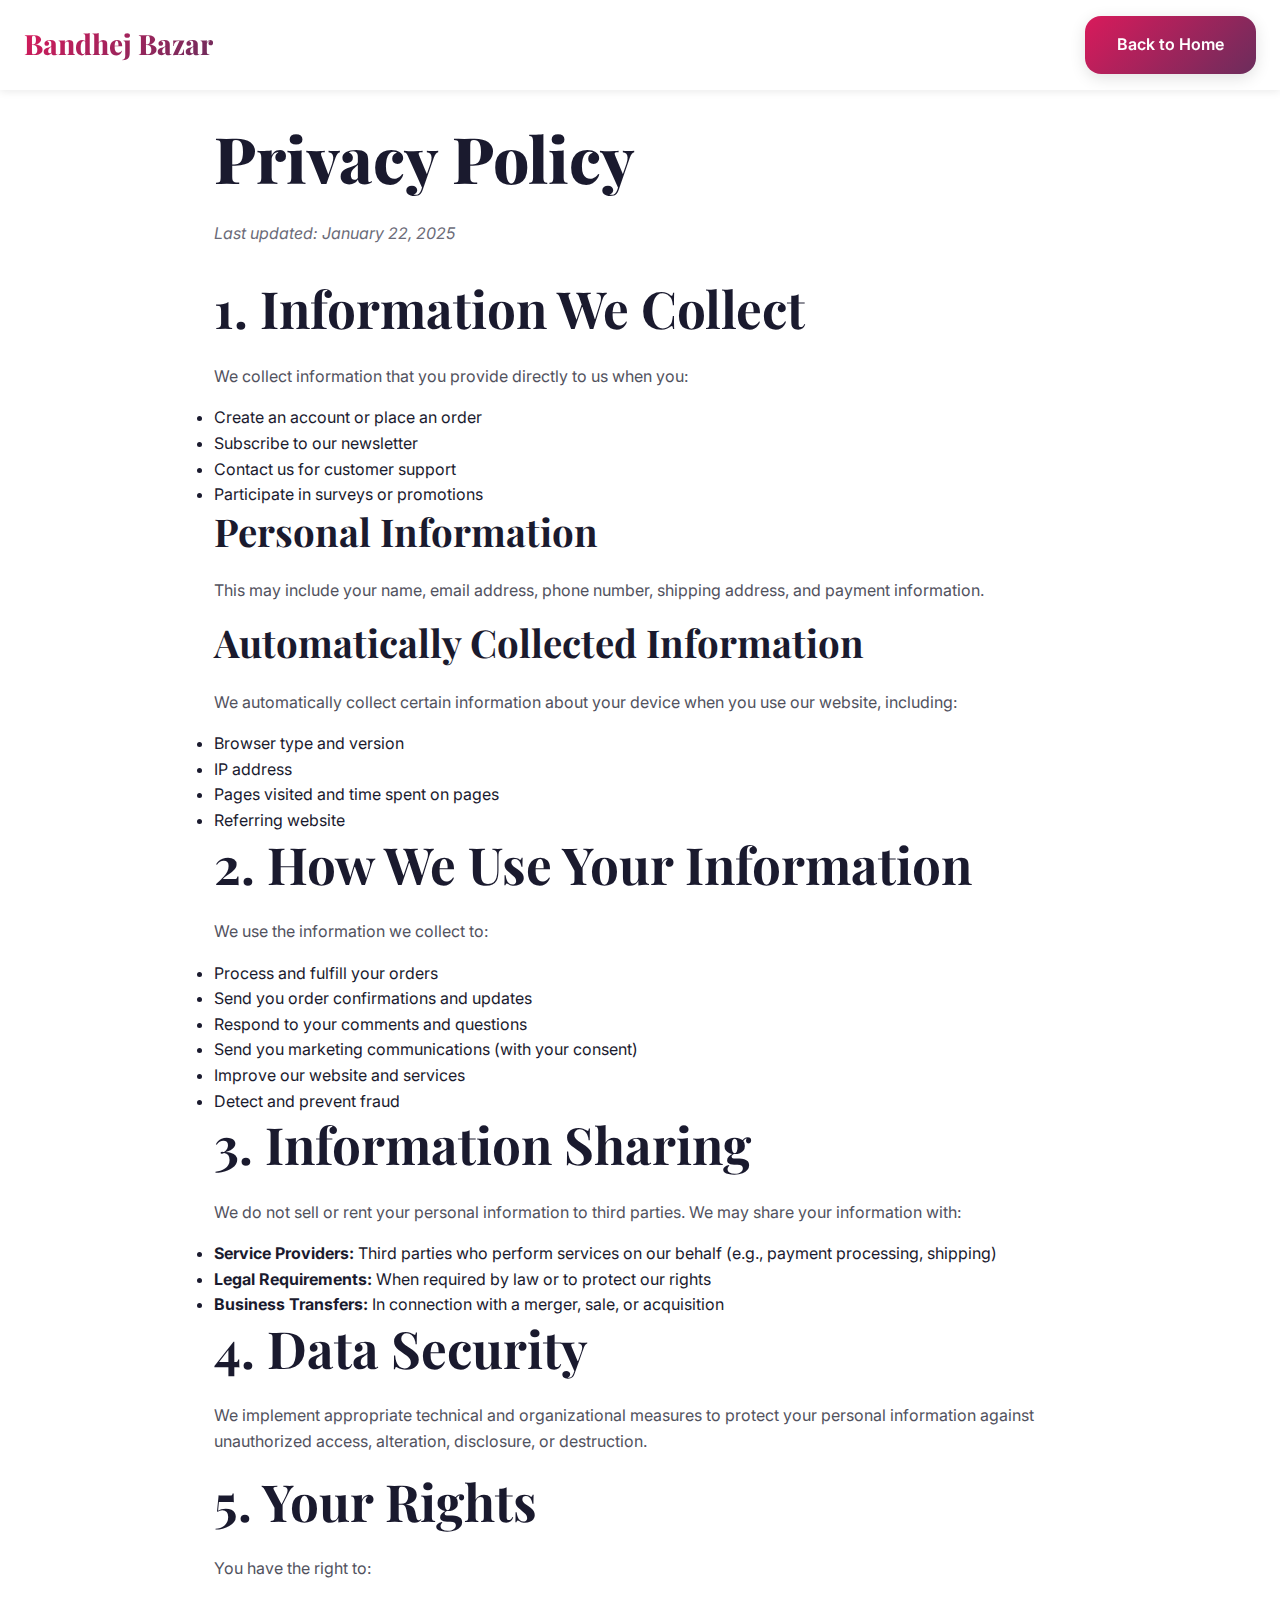
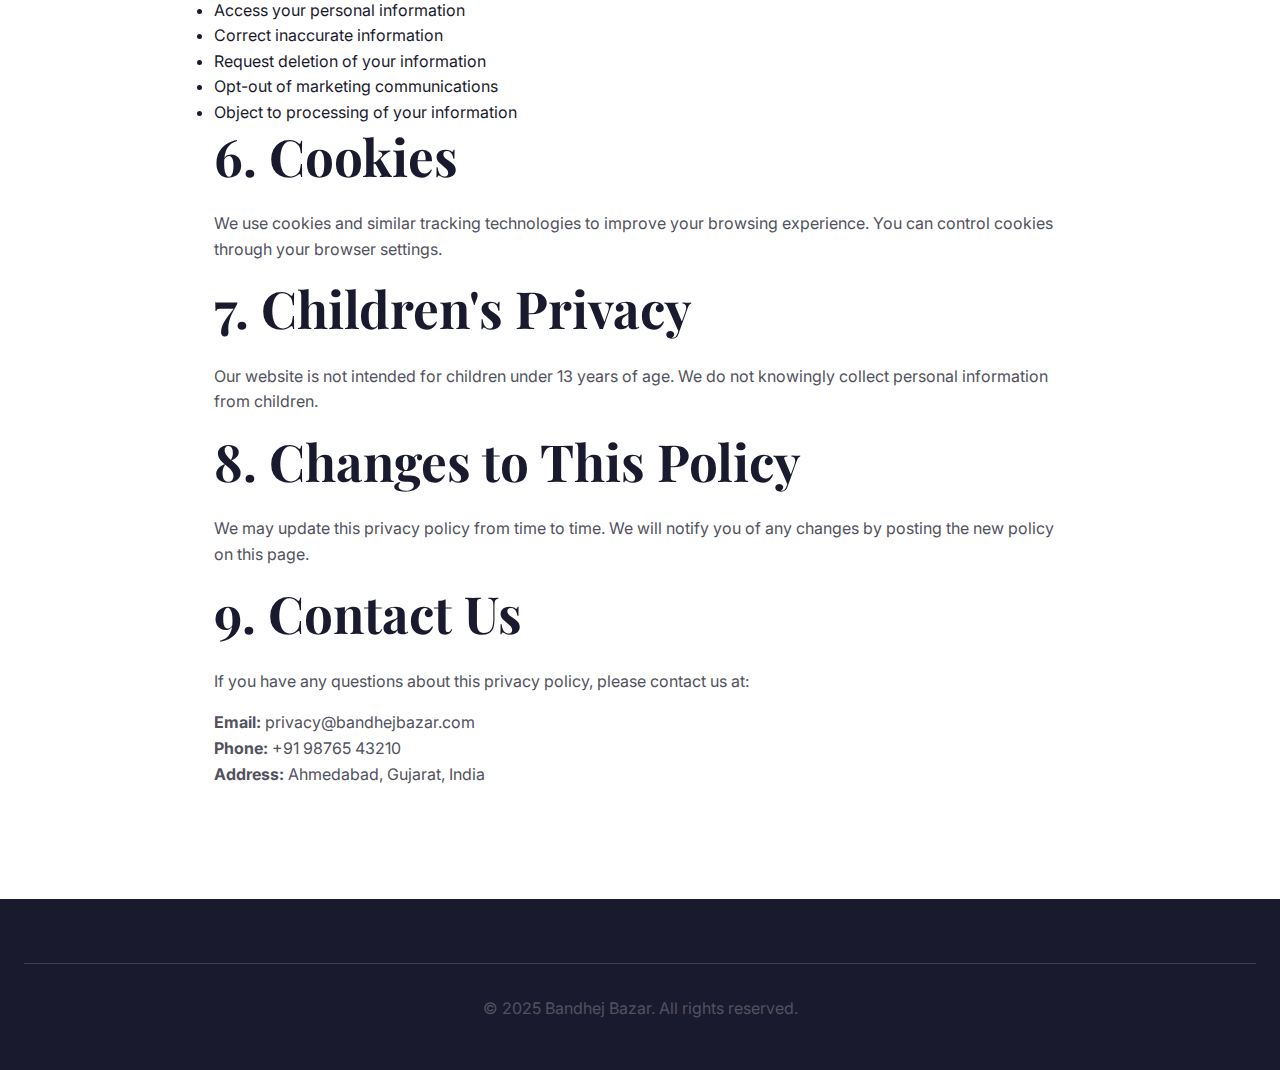
<file: privacy.html>
<!DOCTYPE html>
<html lang="en">

<head>
    <meta charset="UTF-8">
    <meta name="viewport" content="width=device-width, initial-scale=1.0">
    <title>Privacy Policy - Bandhej Bazar</title>
    <link rel="stylesheet" href="styles.css">
    <link rel="icon" type="image/svg+xml"
        href="data:image/svg+xml,<svg xmlns='http://www.w3.org/2000/svg' viewBox='0 0 100 100'><text y='.9em' font-size='90'>🧵</text></svg>">
</head>

<body>
    <header class="header scrolled">
        <div class="container">
            <nav class="nav">
                <a href="index.html" class="logo">Bandhej Bazar</a>
                <a href="index.html" class="btn btn-primary">Back to Home</a>
            </nav>
        </div>
    </header>

    <section class="section" style="padding-top: 120px; background: var(--color-white);">
        <div class="container" style="max-width: 900px;">
            <h1>Privacy Policy</h1>
            <p style="color: var(--color-gray-600); margin-bottom: 2rem;"><em>Last updated: January 22, 2025</em></p>

            <h2>1. Information We Collect</h2>
            <p>We collect information that you provide directly to us when you:</p>
            <ul>
                <li>Create an account or place an order</li>
                <li>Subscribe to our newsletter</li>
                <li>Contact us for customer support</li>
                <li>Participate in surveys or promotions</li>
            </ul>

            <h3>Personal Information</h3>
            <p>This may include your name, email address, phone number, shipping address, and payment information.</p>

            <h3>Automatically Collected Information</h3>
            <p>We automatically collect certain information about your device when you use our website, including:</p>
            <ul>
                <li>Browser type and version</li>
                <li>IP address</li>
                <li>Pages visited and time spent on pages</li>
                <li>Referring website</li>
            </ul>

            <h2>2. How We Use Your Information</h2>
            <p>We use the information we collect to:</p>
            <ul>
                <li>Process and fulfill your orders</li>
                <li>Send you order confirmations and updates</li>
                <li>Respond to your comments and questions</li>
                <li>Send you marketing communications (with your consent)</li>
                <li>Improve our website and services</li>
                <li>Detect and prevent fraud</li>
            </ul>

            <h2>3. Information Sharing</h2>
            <p>We do not sell or rent your personal information to third parties. We may share your information with:
            </p>
            <ul>
                <li><strong>Service Providers:</strong> Third parties who perform services on our behalf (e.g., payment
                    processing, shipping)</li>
                <li><strong>Legal Requirements:</strong> When required by law or to protect our rights</li>
                <li><strong>Business Transfers:</strong> In connection with a merger, sale, or acquisition</li>
            </ul>

            <h2>4. Data Security</h2>
            <p>We implement appropriate technical and organizational measures to protect your personal information
                against unauthorized access, alteration, disclosure, or destruction.</p>

            <h2>5. Your Rights</h2>
            <p>You have the right to:</p>
            <ul>
                <li>Access your personal information</li>
                <li>Correct inaccurate information</li>
                <li>Request deletion of your information</li>
                <li>Opt-out of marketing communications</li>
                <li>Object to processing of your information</li>
            </ul>

            <h2>6. Cookies</h2>
            <p>We use cookies and similar tracking technologies to improve your browsing experience. You can control
                cookies through your browser settings.</p>

            <h2>7. Children's Privacy</h2>
            <p>Our website is not intended for children under 13 years of age. We do not knowingly collect personal
                information from children.</p>

            <h2>8. Changes to This Policy</h2>
            <p>We may update this privacy policy from time to time. We will notify you of any changes by posting the new
                policy on this page.</p>

            <h2>9. Contact Us</h2>
            <p>If you have any questions about this privacy policy, please contact us at:</p>
            <p>
                <strong>Email:</strong> privacy@bandhejbazar.com<br>
                <strong>Phone:</strong> +91 98765 43210<br>
                <strong>Address:</strong> Ahmedabad, Gujarat, India
            </p>
        </div>
    </section>

    <footer class="footer">
        <div class="container">
            <div class="footer-bottom">
                <p>&copy; 2025 Bandhej Bazar. All rights reserved.</p>
            </div>
        </div>
    </footer>
</body>

</html>
</file>
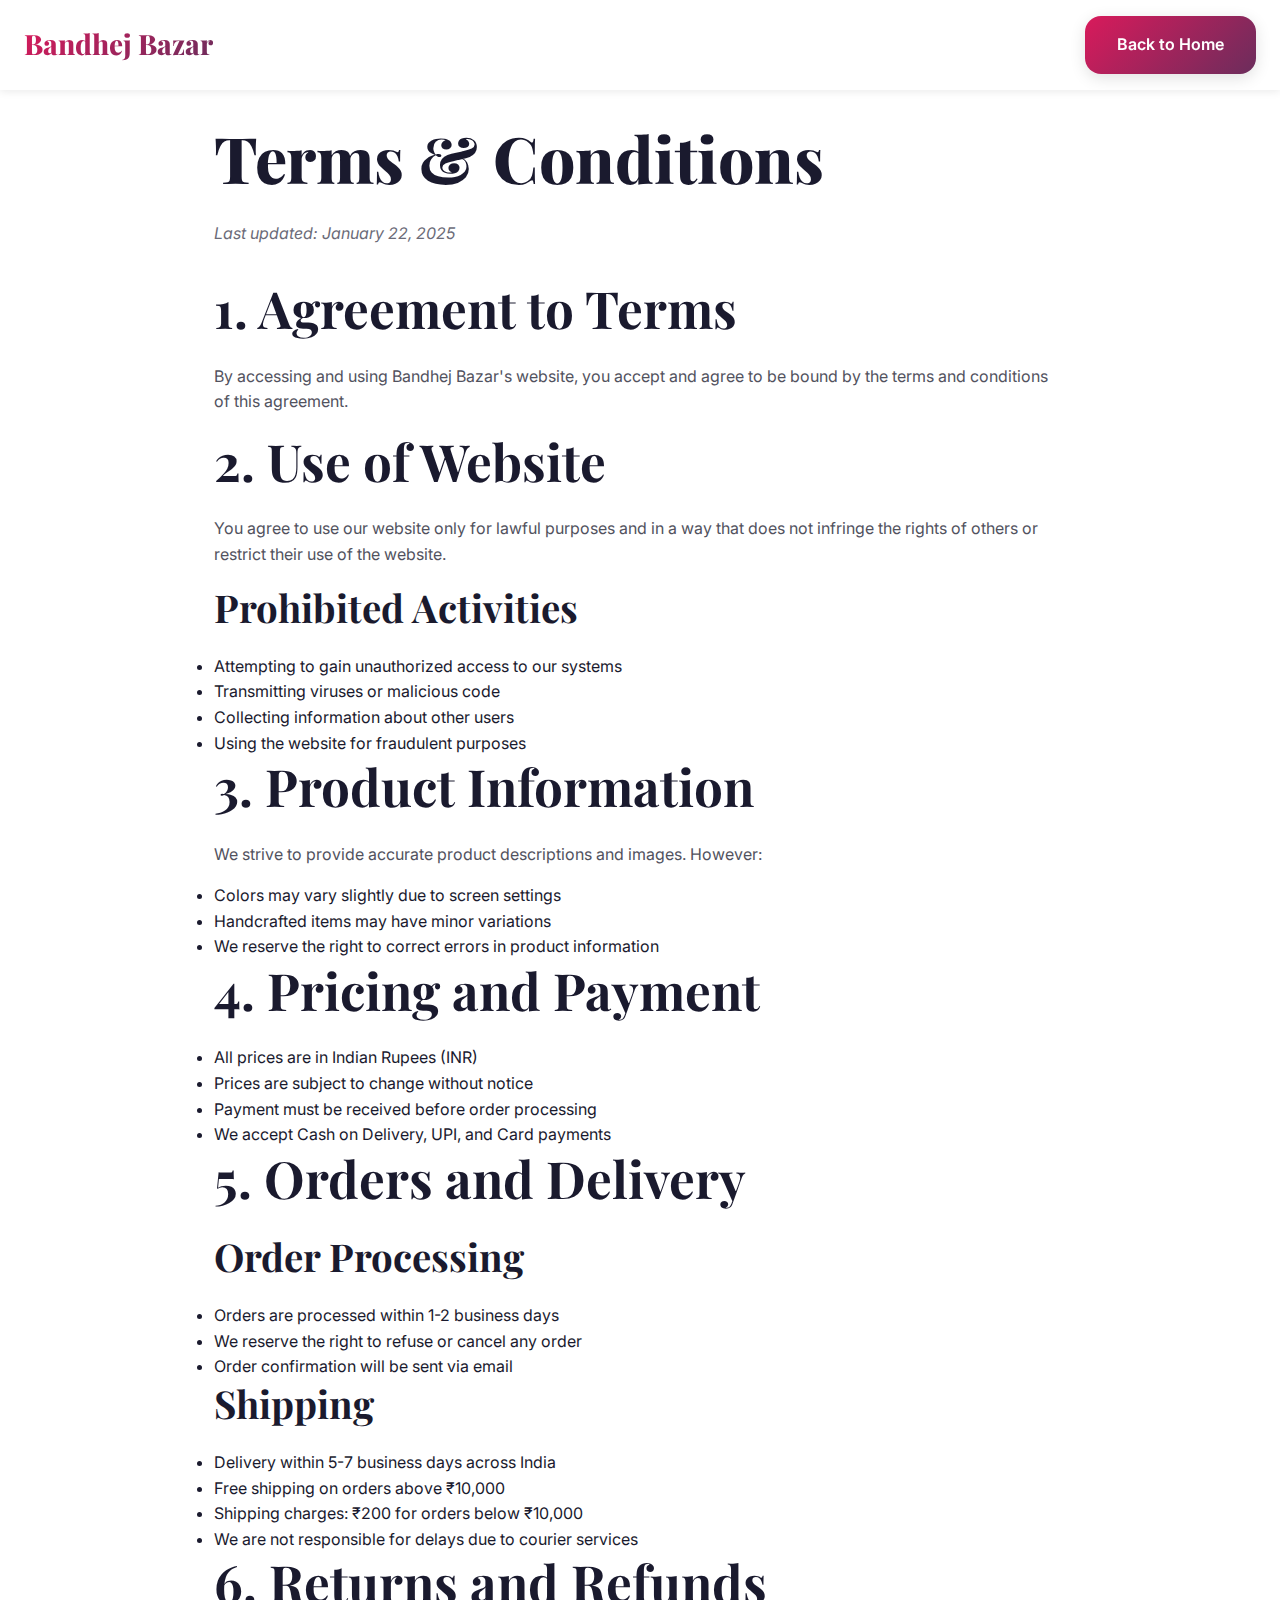
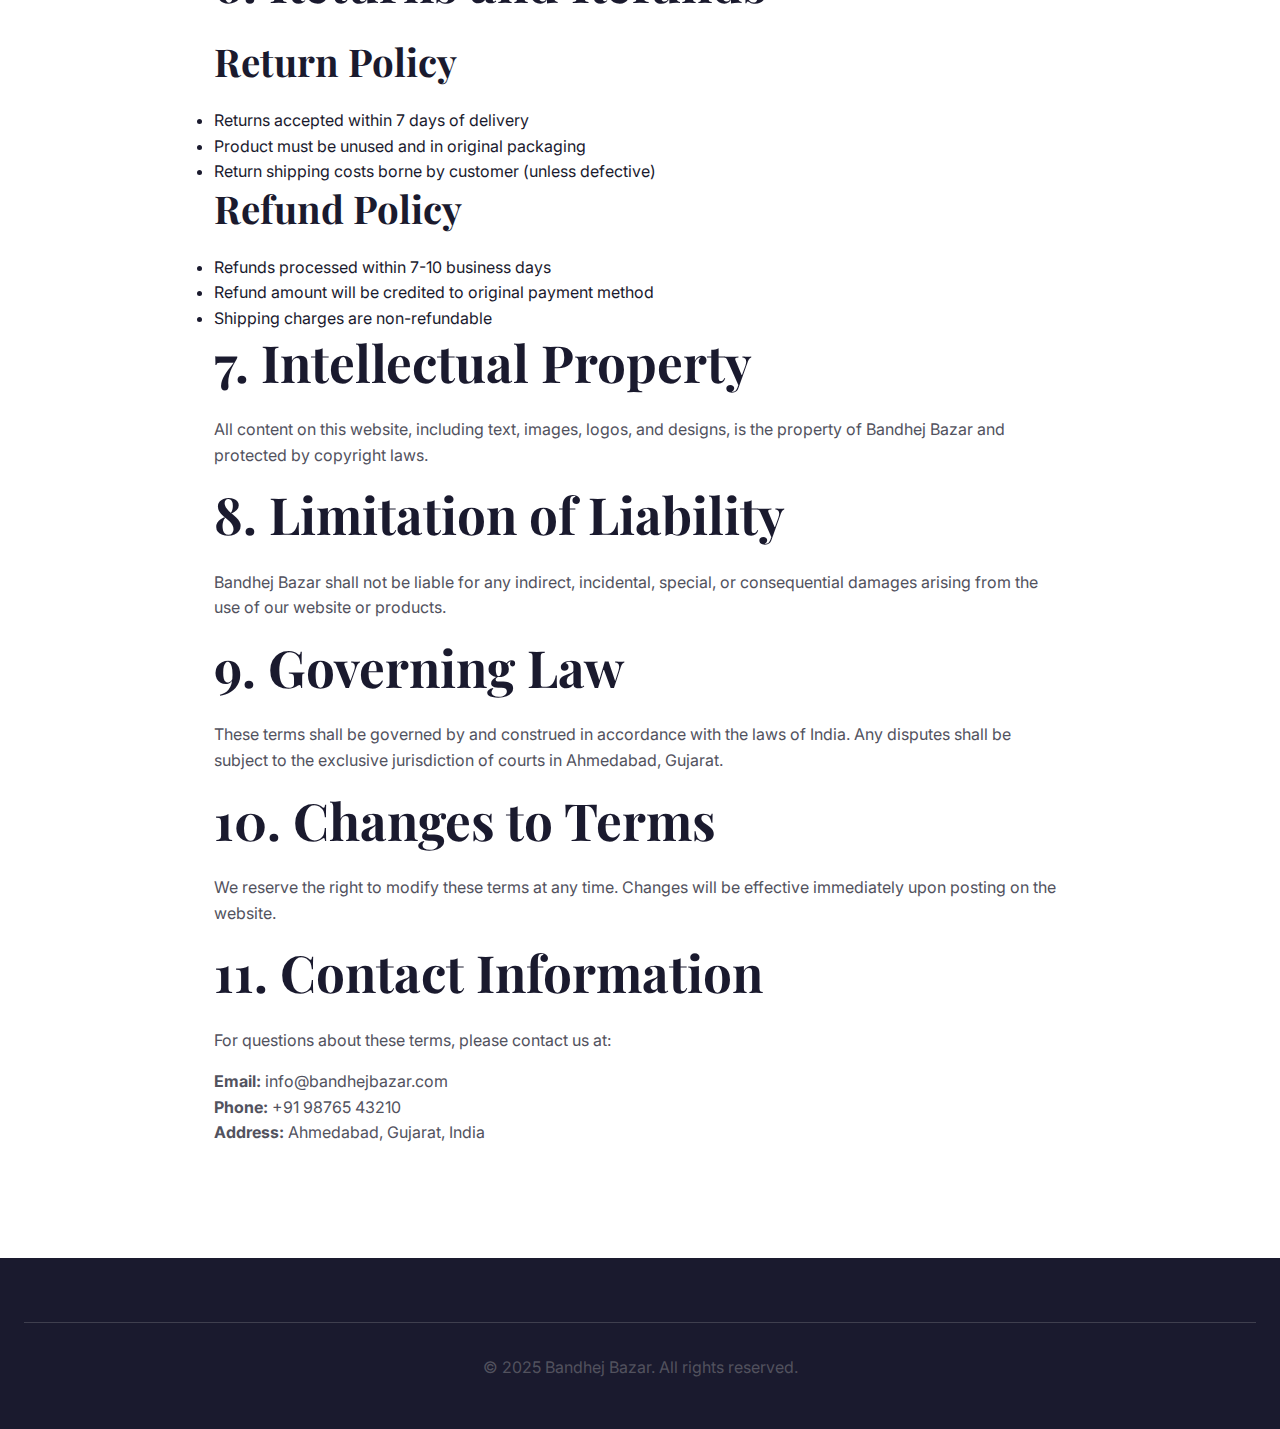
<file: terms.html>
<!DOCTYPE html>
<html lang="en">

<head>
    <meta charset="UTF-8">
    <meta name="viewport" content="width=device-width, initial-scale=1.0">
    <title>Terms & Conditions - Bandhej Bazar</title>
    <link rel="stylesheet" href="styles.css">
    <link rel="icon" type="image/svg+xml"
        href="data:image/svg+xml,<svg xmlns='http://www.w3.org/2000/svg' viewBox='0 0 100 100'><text y='.9em' font-size='90'>🧵</text></svg>">
</head>

<body>
    <header class="header scrolled">
        <div class="container">
            <nav class="nav">
                <a href="index.html" class="logo">Bandhej Bazar</a>
                <a href="index.html" class="btn btn-primary">Back to Home</a>
            </nav>
        </div>
    </header>

    <section class="section" style="padding-top: 120px; background: var(--color-white);">
        <div class="container" style="max-width: 900px;">
            <h1>Terms & Conditions</h1>
            <p style="color: var(--color-gray-600); margin-bottom: 2rem;"><em>Last updated: January 22, 2025</em></p>

            <h2>1. Agreement to Terms</h2>
            <p>By accessing and using Bandhej Bazar's website, you accept and agree to be bound by the terms and
                conditions of this agreement.</p>

            <h2>2. Use of Website</h2>
            <p>You agree to use our website only for lawful purposes and in a way that does not infringe the rights of
                others or restrict their use of the website.</p>

            <h3>Prohibited Activities</h3>
            <ul>
                <li>Attempting to gain unauthorized access to our systems</li>
                <li>Transmitting viruses or malicious code</li>
                <li>Collecting information about other users</li>
                <li>Using the website for fraudulent purposes</li>
            </ul>

            <h2>3. Product Information</h2>
            <p>We strive to provide accurate product descriptions and images. However:</p>
            <ul>
                <li>Colors may vary slightly due to screen settings</li>
                <li>Handcrafted items may have minor variations</li>
                <li>We reserve the right to correct errors in product information</li>
            </ul>

            <h2>4. Pricing and Payment</h2>
            <ul>
                <li>All prices are in Indian Rupees (INR)</li>
                <li>Prices are subject to change without notice</li>
                <li>Payment must be received before order processing</li>
                <li>We accept Cash on Delivery, UPI, and Card payments</li>
            </ul>

            <h2>5. Orders and Delivery</h2>
            <h3>Order Processing</h3>
            <ul>
                <li>Orders are processed within 1-2 business days</li>
                <li>We reserve the right to refuse or cancel any order</li>
                <li>Order confirmation will be sent via email</li>
            </ul>

            <h3>Shipping</h3>
            <ul>
                <li>Delivery within 5-7 business days across India</li>
                <li>Free shipping on orders above ₹10,000</li>
                <li>Shipping charges: ₹200 for orders below ₹10,000</li>
                <li>We are not responsible for delays due to courier services</li>
            </ul>

            <h2>6. Returns and Refunds</h2>
            <h3>Return Policy</h3>
            <ul>
                <li>Returns accepted within 7 days of delivery</li>
                <li>Product must be unused and in original packaging</li>
                <li>Return shipping costs borne by customer (unless defective)</li>
            </ul>

            <h3>Refund Policy</h3>
            <ul>
                <li>Refunds processed within 7-10 business days</li>
                <li>Refund amount will be credited to original payment method</li>
                <li>Shipping charges are non-refundable</li>
            </ul>

            <h2>7. Intellectual Property</h2>
            <p>All content on this website, including text, images, logos, and designs, is the property of Bandhej Bazar
                and protected by copyright laws.</p>

            <h2>8. Limitation of Liability</h2>
            <p>Bandhej Bazar shall not be liable for any indirect, incidental, special, or consequential damages arising
                from the use of our website or products.</p>

            <h2>9. Governing Law</h2>
            <p>These terms shall be governed by and construed in accordance with the laws of India. Any disputes shall
                be subject to the exclusive jurisdiction of courts in Ahmedabad, Gujarat.</p>

            <h2>10. Changes to Terms</h2>
            <p>We reserve the right to modify these terms at any time. Changes will be effective immediately upon
                posting on the website.</p>

            <h2>11. Contact Information</h2>
            <p>For questions about these terms, please contact us at:</p>
            <p>
                <strong>Email:</strong> info@bandhejbazar.com<br>
                <strong>Phone:</strong> +91 98765 43210<br>
                <strong>Address:</strong> Ahmedabad, Gujarat, India
            </p>
        </div>
    </section>

    <footer class="footer">
        <div class="container">
            <div class="footer-bottom">
                <p>&copy; 2025 Bandhej Bazar. All rights reserved.</p>
            </div>
        </div>
    </footer>
</body>

</html>
</file>
<file: styles.css>
/* ============================================
   BANDHEJ BAZAR - Premium Bandhani Sarees
   Design System & Styles
   ============================================ */

/* Import Google Fonts */
@import url('https://fonts.googleapis.com/css2?family=Playfair+Display:wght@400;500;600;700;800&family=Inter:wght@300;400;500;600;700&display=swap');

/* ============================================
   CSS CUSTOM PROPERTIES (Design Tokens)
   ============================================ */
:root {
  /* Color Palette - Inspired by Bandhani */
  --color-primary: #D91A5B;
  /* Vibrant Magenta */
  --color-secondary: #1ABED9;
  /* Turquoise */
  --color-accent: #FFB800;
  /* Golden Yellow */
  --color-deep-purple: #6B2D5C;
  /* Deep Purple */
  --color-emerald: #059669;
  /* Emerald Green */
  --color-coral: #FF6B6B;
  /* Coral */

  /* Neutrals */
  --color-dark: #1A1A2E;
  --color-gray-900: #2D2D3A;
  --color-gray-800: #3F3F4E;
  --color-gray-700: #52525E;
  --color-gray-600: #6B6B78;
  --color-gray-400: #9B9BA8;
  --color-gray-200: #E5E5EA;
  --color-gray-100: #F5F5F7;
  --color-white: #FFFFFF;

  /* Gradients */
  --gradient-primary: linear-gradient(135deg, #D91A5B 0%, #6B2D5C 100%);
  --gradient-secondary: linear-gradient(135deg, #1ABED9 0%, #059669 100%);
  --gradient-accent: linear-gradient(135deg, #FFB800 0%, #FF6B6B 100%);
  --gradient-hero: linear-gradient(135deg, rgba(217, 26, 91, 0.9) 0%, rgba(107, 45, 92, 0.9) 100%);
  --gradient-overlay: linear-gradient(180deg, rgba(26, 26, 46, 0) 0%, rgba(26, 26, 46, 0.8) 100%);

  /* Typography */
  --font-display: 'Playfair Display', serif;
  --font-body: 'Inter', sans-serif;

  /* Spacing */
  --spacing-xs: 0.5rem;
  --spacing-sm: 1rem;
  --spacing-md: 1.5rem;
  --spacing-lg: 2rem;
  --spacing-xl: 3rem;
  --spacing-2xl: 4rem;
  --spacing-3xl: 6rem;

  /* Border Radius */
  --radius-sm: 0.5rem;
  --radius-md: 1rem;
  --radius-lg: 1.5rem;
  --radius-xl: 2rem;

  /* Shadows */
  --shadow-sm: 0 2px 8px rgba(0, 0, 0, 0.08);
  --shadow-md: 0 4px 16px rgba(0, 0, 0, 0.12);
  --shadow-lg: 0 8px 32px rgba(0, 0, 0, 0.16);
  --shadow-xl: 0 16px 48px rgba(0, 0, 0, 0.24);
  --shadow-glow: 0 0 32px rgba(217, 26, 91, 0.3);

  /* Transitions */
  --transition-fast: 150ms cubic-bezier(0.4, 0, 0.2, 1);
  --transition-base: 300ms cubic-bezier(0.4, 0, 0.2, 1);
  --transition-slow: 500ms cubic-bezier(0.4, 0, 0.2, 1);

  /* Glassmorphism */
  --glass-bg: rgba(255, 255, 255, 0.1);
  --glass-border: rgba(255, 255, 255, 0.2);
  --glass-blur: blur(12px);
}

/* ============================================
   RESET & BASE STYLES
   ============================================ */
* {
  margin: 0;
  padding: 0;
  box-sizing: border-box;
}

html {
  scroll-behavior: smooth;
  font-size: 16px;
}

body {
  font-family: var(--font-body);
  color: var(--color-dark);
  background: var(--color-gray-100);
  line-height: 1.6;
  overflow-x: hidden;
  -webkit-font-smoothing: antialiased;
  -moz-osx-font-smoothing: grayscale;
}

img {
  max-width: 100%;
  height: auto;
  display: block;
}

button {
  font-family: inherit;
  cursor: pointer;
  border: none;
  background: none;
}

a {
  text-decoration: none;
  color: inherit;
}

/* ============================================
   TYPOGRAPHY
   ============================================ */
h1,
h2,
h3,
h4,
h5,
h6 {
  font-family: var(--font-display);
  font-weight: 700;
  line-height: 1.2;
  margin-bottom: var(--spacing-md);
}

h1 {
  font-size: clamp(2.5rem, 5vw, 4.5rem);
  font-weight: 800;
}

h2 {
  font-size: clamp(2rem, 4vw, 3.5rem);
}

h3 {
  font-size: clamp(1.5rem, 3vw, 2.5rem);
}

h4 {
  font-size: clamp(1.25rem, 2.5vw, 2rem);
}

p {
  margin-bottom: var(--spacing-sm);
  color: var(--color-gray-700);
}

.text-gradient {
  background: var(--gradient-primary);
  -webkit-background-clip: text;
  -webkit-text-fill-color: transparent;
  background-clip: text;
}

/* ============================================
   LAYOUT UTILITIES
   ============================================ */
.container {
  max-width: 1400px;
  margin: 0 auto;
  padding: 0 var(--spacing-md);
}

.section {
  padding: var(--spacing-3xl) 0;
}

.section-title {
  text-align: center;
  margin-bottom: var(--spacing-2xl);
}

.grid {
  display: grid;
  gap: var(--spacing-lg);
}

.grid-2 {
  grid-template-columns: repeat(auto-fit, minmax(300px, 1fr));
}

.grid-3 {
  grid-template-columns: repeat(auto-fit, minmax(280px, 1fr));
}

.grid-4 {
  grid-template-columns: repeat(auto-fill, minmax(250px, 1fr));
}

.flex {
  display: flex;
}

.flex-center {
  display: flex;
  align-items: center;
  justify-content: center;
}

.flex-between {
  display: flex;
  align-items: center;
  justify-content: space-between;
}

/* ============================================
   BUTTONS
   ============================================ */
.btn {
  display: inline-flex;
  align-items: center;
  justify-content: center;
  gap: var(--spacing-xs);
  padding: 1rem 2rem;
  font-weight: 600;
  font-size: 1rem;
  border-radius: var(--radius-md);
  transition: all var(--transition-base);
  position: relative;
  overflow: hidden;
  z-index: 1;
}

.btn::before {
  content: '';
  position: absolute;
  top: 0;
  left: 0;
  width: 100%;
  height: 100%;
  background: rgba(255, 255, 255, 0.1);
  transform: translateX(-100%);
  transition: transform var(--transition-base);
  z-index: -1;
}

.btn:hover::before {
  transform: translateX(0);
}

.btn-primary {
  background: var(--gradient-primary);
  color: var(--color-white);
  box-shadow: var(--shadow-md);
}

.btn-primary:hover {
  box-shadow: var(--shadow-lg), var(--shadow-glow);
  transform: translateY(-2px);
}

.btn-secondary {
  background: var(--color-white);
  color: var(--color-primary);
  border: 2px solid var(--color-primary);
}

.btn-secondary:hover {
  background: var(--color-primary);
  color: var(--color-white);
  transform: translateY(-2px);
}

.btn-ghost {
  background: transparent;
  color: var(--color-white);
  border: 2px solid var(--color-white);
}

.btn-ghost:hover {
  background: var(--color-white);
  color: var(--color-primary);
}

/* ============================================
   HEADER & NAVIGATION
   ============================================ */
.header {
  position: fixed;
  top: 0;
  left: 0;
  width: 100%;
  z-index: 1000;
  transition: all var(--transition-base);
  padding: var(--spacing-md) 0;
}

.header.scrolled {
  background: rgba(255, 255, 255, 0.95);
  backdrop-filter: var(--glass-blur);
  box-shadow: var(--shadow-sm);
  padding: var(--spacing-sm) 0;
}

.nav {
  display: flex;
  align-items: center;
  justify-content: space-between;
}

.logo {
  font-family: var(--font-display);
  font-size: 1.75rem;
  font-weight: 800;
  background: var(--gradient-primary);
  -webkit-background-clip: text;
  -webkit-text-fill-color: transparent;
  background-clip: text;
}

.nav-menu {
  display: flex;
  gap: var(--spacing-lg);
  list-style: none;
}

.nav-link {
  font-weight: 500;
  color: var(--color-dark);
  transition: color var(--transition-fast);
  position: relative;
}

.nav-link::after {
  content: '';
  position: absolute;
  bottom: -4px;
  left: 0;
  width: 0;
  height: 2px;
  background: var(--gradient-primary);
  transition: width var(--transition-base);
}

.nav-link:hover {
  color: var(--color-primary);
}

.nav-link:hover::after {
  width: 100%;
}

.cart-icon {
  position: relative;
  font-size: 1.5rem;
  color: var(--color-dark);
  cursor: pointer;
  transition: color var(--transition-fast);
}

.cart-icon:hover {
  color: var(--color-primary);
}

.cart-count {
  position: absolute;
  top: -8px;
  right: -8px;
  background: var(--gradient-primary);
  color: var(--color-white);
  font-size: 0.75rem;
  font-weight: 700;
  width: 20px;
  height: 20px;
  border-radius: 50%;
  display: flex;
  align-items: center;
  justify-content: center;
}

.mobile-menu-toggle {
  display: none;
  font-size: 1.5rem;
  color: var(--color-dark);
}

/* ============================================
   HERO SECTION
   ============================================ */
.hero {
  min-height: 100vh;
  display: flex;
  align-items: center;
  justify-content: center;
  position: relative;
  background: var(--gradient-hero);
  overflow: hidden;
}

.hero::before {
  content: '';
  position: absolute;
  top: 0;
  left: 0;
  width: 100%;
  height: 100%;
  background-image:
    radial-gradient(circle at 20% 50%, rgba(217, 26, 91, 0.3) 0%, transparent 50%),
    radial-gradient(circle at 80% 80%, rgba(26, 190, 217, 0.3) 0%, transparent 50%);
  animation: gradientShift 10s ease infinite;
}

@keyframes gradientShift {

  0%,
  100% {
    opacity: 1;
  }

  50% {
    opacity: 0.7;
  }
}

.hero-content {
  position: relative;
  z-index: 2;
  text-align: center;
  color: var(--color-white);
  max-width: 900px;
  padding: var(--spacing-2xl) var(--spacing-md);
}

.hero h1 {
  color: var(--color-white);
  margin-bottom: var(--spacing-md);
  text-shadow: 0 4px 16px rgba(0, 0, 0, 0.3);
  animation: fadeInUp 1s ease;
}

.hero p {
  font-size: 1.25rem;
  color: rgba(255, 255, 255, 0.9);
  margin-bottom: var(--spacing-xl);
  animation: fadeInUp 1s ease 0.2s backwards;
}

.hero-buttons {
  display: flex;
  gap: var(--spacing-md);
  justify-content: center;
  flex-wrap: wrap;
  animation: fadeInUp 1s ease 0.4s backwards;
}

@keyframes fadeInUp {
  from {
    opacity: 0;
    transform: translateY(30px);
  }

  to {
    opacity: 1;
    transform: translateY(0);
  }
}

/* Decorative Pattern */
.hero-pattern {
  position: absolute;
  width: 100%;
  height: 100%;
  top: 0;
  left: 0;
  opacity: 0.1;
  background-image:
    repeating-radial-gradient(circle at 0 0, transparent 0, var(--color-white) 10px, transparent 20px);
  animation: patternMove 20s linear infinite;
}

@keyframes patternMove {
  from {
    transform: translate(0, 0);
  }

  to {
    transform: translate(50px, 50px);
  }
}

/* ============================================
   PRODUCT CARDS
   ============================================ */
.product-card {
  background: var(--color-white);
  border-radius: var(--radius-lg);
  overflow: hidden;
  box-shadow: var(--shadow-md);
  transition: all var(--transition-base);
  position: relative;
  cursor: pointer;
}

.product-card:hover {
  transform: translateY(-8px);
  box-shadow: var(--shadow-xl);
}

.product-image {
  width: 100%;
  aspect-ratio: 3/4;
  overflow: hidden;
  position: relative;
  background: var(--color-gray-100);
}

.product-image img {
  width: 100%;
  height: 100%;
  object-fit: cover;
  transition: transform var(--transition-slow);
}

.product-card:hover .product-image img {
  transform: scale(1.1);
}

.product-badge {
  position: absolute;
  top: var(--spacing-sm);
  right: var(--spacing-sm);
  background: var(--gradient-primary);
  color: var(--color-white);
  padding: 0.5rem 1rem;
  border-radius: var(--radius-sm);
  font-size: 0.875rem;
  font-weight: 600;
  z-index: 10;
}

.product-info {
  padding: var(--spacing-md);
}

.product-title {
  font-family: var(--font-display);
  font-size: 1.25rem;
  font-weight: 600;
  margin-bottom: var(--spacing-xs);
  color: var(--color-dark);
}

.product-description {
  font-size: 0.875rem;
  color: var(--color-gray-600);
  margin-bottom: var(--spacing-sm);
}

.product-price {
  font-size: 1.5rem;
  font-weight: 700;
  color: var(--color-primary);
  margin-bottom: var(--spacing-md);
}

.product-actions {
  display: flex;
  gap: var(--spacing-sm);
}

.btn-add-cart {
  flex: 1;
  padding: 0.75rem 1.5rem;
  background: var(--gradient-primary);
  color: var(--color-white);
  border-radius: var(--radius-md);
  font-weight: 600;
  transition: all var(--transition-base);
}

.btn-add-cart:hover {
  box-shadow: var(--shadow-lg);
  transform: translateY(-2px);
}

.btn-quick-view {
  padding: 0.75rem 1rem;
  background: var(--color-gray-100);
  color: var(--color-dark);
  border-radius: var(--radius-md);
  font-weight: 600;
  transition: all var(--transition-base);
}

.btn-quick-view:hover {
  background: var(--color-gray-200);
}

/* ============================================
   FILTERS & SEARCH
   ============================================ */
.filters-section {
  background: var(--color-white);
  padding: var(--spacing-lg);
  border-radius: var(--radius-lg);
  box-shadow: var(--shadow-sm);
  margin-bottom: var(--spacing-xl);
}

.filters-grid {
  display: grid;
  grid-template-columns: repeat(auto-fit, minmax(200px, 1fr));
  gap: var(--spacing-md);
  align-items: end;
}

.filter-group label {
  display: block;
  font-weight: 600;
  margin-bottom: var(--spacing-xs);
  color: var(--color-dark);
}

.filter-group select,
.filter-group input {
  width: 100%;
  padding: 0.75rem;
  border: 2px solid var(--color-gray-200);
  border-radius: var(--radius-md);
  font-family: inherit;
  font-size: 1rem;
  transition: border-color var(--transition-fast);
}

.filter-group select:focus,
.filter-group input:focus {
  outline: none;
  border-color: var(--color-primary);
}

/* ============================================
   SHOPPING CART
   ============================================ */
.cart-overlay {
  position: fixed;
  top: 0;
  left: 0;
  width: 100%;
  height: 100%;
  background: rgba(0, 0, 0, 0.5);
  backdrop-filter: blur(4px);
  z-index: 2000;
  opacity: 0;
  visibility: hidden;
  transition: all var(--transition-base);
}

.cart-overlay.active {
  opacity: 1;
  visibility: visible;
}

.cart-panel {
  position: fixed;
  top: 0;
  right: 0;
  width: 100%;
  max-width: 500px;
  height: 100%;
  background: var(--color-white);
  box-shadow: var(--shadow-xl);
  transform: translateX(100%);
  transition: transform var(--transition-base);
  display: flex;
  flex-direction: column;
  z-index: 2001;
}

.cart-overlay.active .cart-panel {
  transform: translateX(0);
}

.cart-header {
  padding: var(--spacing-lg);
  border-bottom: 2px solid var(--color-gray-100);
  display: flex;
  justify-content: space-between;
  align-items: center;
}

.cart-header h3 {
  font-size: 1.5rem;
  margin: 0;
}

.cart-close {
  font-size: 1.5rem;
  color: var(--color-gray-600);
  cursor: pointer;
  transition: color var(--transition-fast);
}

.cart-close:hover {
  color: var(--color-dark);
}

.cart-items {
  flex: 1;
  overflow-y: auto;
  padding: var(--spacing-lg);
}

.cart-item {
  display: flex;
  gap: var(--spacing-md);
  padding: var(--spacing-md);
  background: var(--color-gray-100);
  border-radius: var(--radius-md);
  margin-bottom: var(--spacing-md);
}

.cart-item-image {
  width: 80px;
  height: 80px;
  border-radius: var(--radius-sm);
  overflow: hidden;
  flex-shrink: 0;
  background: var(--color-gray-200);
}

.cart-item-image img {
  width: 100%;
  height: 100%;
  object-fit: cover;
}

.cart-item-info {
  flex: 1;
}

.cart-item-title {
  font-weight: 600;
  margin-bottom: var(--spacing-xs);
}

.cart-item-price {
  color: var(--color-primary);
  font-weight: 700;
  margin-bottom: var(--spacing-xs);
}

.cart-item-quantity {
  display: flex;
  align-items: center;
  gap: var(--spacing-sm);
}

.qty-btn {
  width: 28px;
  height: 28px;
  border-radius: 50%;
  background: var(--color-white);
  display: flex;
  align-items: center;
  justify-content: center;
  font-weight: 700;
  transition: all var(--transition-fast);
}

.qty-btn:hover {
  background: var(--color-primary);
  color: var(--color-white);
}

.cart-item-remove {
  color: var(--color-gray-600);
  cursor: pointer;
  transition: color var(--transition-fast);
}

.cart-item-remove:hover {
  color: var(--color-primary);
}

.cart-footer {
  padding: var(--spacing-lg);
  border-top: 2px solid var(--color-gray-100);
}

.cart-total {
  display: flex;
  justify-content: space-between;
  align-items: center;
  margin-bottom: var(--spacing-md);
  font-size: 1.25rem;
  font-weight: 700;
}

.cart-total-amount {
  color: var(--color-primary);
  font-size: 1.75rem;
}

.cart-empty {
  text-align: center;
  padding: var(--spacing-2xl);
  color: var(--color-gray-600);
}

/* ============================================
   FOOTER
   ============================================ */
.footer {
  background: var(--color-dark);
  color: var(--color-white);
  padding: var(--spacing-2xl) 0 var(--spacing-lg);
}

.footer-content {
  display: grid;
  grid-template-columns: repeat(auto-fit, minmax(250px, 1fr));
  gap: var(--spacing-xl);
  margin-bottom: var(--spacing-xl);
}

.footer-section h4 {
  color: var(--color-white);
  margin-bottom: var(--spacing-md);
}

.footer-section p,
.footer-section a {
  color: var(--color-gray-400);
  margin-bottom: var(--spacing-xs);
  transition: color var(--transition-fast);
}

.footer-section a:hover {
  color: var(--color-primary);
}

.footer-bottom {
  text-align: center;
  padding-top: var(--spacing-lg);
  border-top: 1px solid var(--color-gray-800);
  color: var(--color-gray-400);
}

/* ============================================
   RESPONSIVE DESIGN
   ============================================ */
@media (max-width: 768px) {
  .nav-menu {
    position: fixed;
    top: 0;
    right: -100%;
    width: 70%;
    height: 100vh;
    background: var(--color-white);
    flex-direction: column;
    padding: var(--spacing-2xl) var(--spacing-lg);
    box-shadow: var(--shadow-xl);
    transition: right var(--transition-base);
  }

  .nav-menu.active {
    right: 0;
  }

  .mobile-menu-toggle {
    display: block;
  }

  .hero-buttons {
    flex-direction: column;
    align-items: stretch;
  }

  .filters-grid {
    grid-template-columns: 1fr;
  }

  .cart-panel {
    max-width: 100%;
  }
}

/* ============================================
   UTILITY CLASSES
   ============================================ */
.hidden {
  display: none !important;
}

.text-center {
  text-align: center;
}

.mt-1 {
  margin-top: var(--spacing-sm);
}

.mt-2 {
  margin-top: var(--spacing-md);
}

.mt-3 {
  margin-top: var(--spacing-lg);
}

.mb-1 {
  margin-bottom: var(--spacing-sm);
}

.mb-2 {
  margin-bottom: var(--spacing-md);
}

.mb-3 {
  margin-bottom: var(--spacing-lg);
}

/* ============================================
   WISHLIST ICON
   ============================================ */
.wishlist-icon {
  position: relative;
  font-size: 1.5rem;
  color: var(--color-dark);
  cursor: pointer;
  transition: color var(--transition-fast);
}

.wishlist-icon:hover {
  color: var(--color-primary);
}

.wishlist-count {
  position: absolute;
  top: -8px;
  right: -8px;
  background: var(--gradient-primary);
  color: var(--color-white);
  font-size: 0.75rem;
  font-weight: 700;
  width: 20px;
  height: 20px;
  border-radius: 50%;
  display: none;
  align-items: center;
  justify-content: center;
}

.wishlist-heart-btn {
  position: absolute;
  top: var(--spacing-sm);
  left: var(--spacing-sm);
  background: rgba(255, 255, 255, 0.9);
  backdrop-filter: blur(8px);
  border-radius: 50%;
  width: 40px;
  height: 40px;
  display: flex;
  align-items: center;
  justify-content: center;
  cursor: pointer;
  transition: all var(--transition-base);
  z-index: 10;
}

.wishlist-heart-btn:hover {
  background: var(--color-white);
  transform: scale(1.1);
}

.wishlist-heart-btn i {
  color: var(--color-gray-600);
  transition: all var(--transition-base);
}

.wishlist-heart-btn.active i {
  color: var(--color-primary);
  animation: heartBeat 0.5s ease;
}

@keyframes heartBeat {

  0%,
  100% {
    transform: scale(1);
  }

  25% {
    transform: scale(1.3);
  }

  50% {
    transform: scale(1.1);
  }
}

/* ============================================
   MODAL STYLES
   ============================================ */
.modal {
  position: fixed;
  top: 0;
  left: 0;
  width: 100%;
  height: 100%;
  background: rgba(0, 0, 0, 0.6);
  backdrop-filter: blur(4px);
  z-index: 3000;
  display: none;
  align-items: center;
  justify-content: center;
  padding: var(--spacing-md);
  opacity: 0;
  transition: opacity var(--transition-base);
}

.modal.active {
  display: flex;
  opacity: 1;
}

.modal-content {
  background: var(--color-white);
  border-radius: var(--radius-xl);
  box-shadow: var(--shadow-xl);
  max-width: 600px;
  width: 100%;
  max-height: 90vh;
  overflow-y: auto;
  padding: var(--spacing-xl);
  position: relative;
  transform: scale(0.9);
  transition: transform var(--transition-base);
}

.modal.active .modal-content {
  transform: scale(1);
}

.modal-large {
  max-width: 900px;
}

.modal-close {
  position: absolute;
  top: var(--spacing-md);
  right: var(--spacing-md);
  font-size: 2rem;
  color: var(--color-gray-600);
  cursor: pointer;
  transition: color var(--transition-fast);
  line-height: 1;
}

.modal-close:hover {
  color: var(--color-dark);
}

/* ============================================
   CHECKOUT STYLES
   ============================================ */
.checkout-progress {
  display: flex;
  justify-content: space-between;
  margin-bottom: var(--spacing-xl);
  position: relative;
}

.checkout-progress::before {
  content: '';
  position: absolute;
  top: 20px;
  left: 10%;
  right: 10%;
  height: 2px;
  background: var(--color-gray-200);
  z-index: 0;
}

.progress-step {
  display: flex;
  flex-direction: column;
  align-items: center;
  gap: var(--spacing-xs);
  position: relative;
  z-index: 1;
  flex: 1;
}

.step-number {
  width: 40px;
  height: 40px;
  border-radius: 50%;
  background: var(--color-gray-200);
  color: var(--color-gray-600);
  display: flex;
  align-items: center;
  justify-content: center;
  font-weight: 700;
  transition: all var(--transition-base);
}

.progress-step.active .step-number {
  background: var(--gradient-primary);
  color: var(--color-white);
  box-shadow: var(--shadow-glow);
}

.step-label {
  font-size: 0.875rem;
  color: var(--color-gray-600);
  font-weight: 500;
}

.progress-step.active .step-label {
  color: var(--color-primary);
  font-weight: 600;
}

.checkout-step {
  animation: fadeInUp 0.5s ease;
}

.form-grid {
  display: grid;
  grid-template-columns: repeat(auto-fit, minmax(250px, 1fr));
  gap: var(--spacing-md);
  margin-bottom: var(--spacing-lg);
}

.form-group {
  display: flex;
  flex-direction: column;
}

.form-group.full-width {
  grid-column: 1 / -1;
}

.form-group label {
  font-weight: 600;
  margin-bottom: var(--spacing-xs);
  color: var(--color-dark);
}

.form-group input,
.form-group select,
.form-group textarea {
  padding: 0.875rem;
  border: 2px solid var(--color-gray-200);
  border-radius: var(--radius-md);
  font-family: inherit;
  font-size: 1rem;
  transition: border-color var(--transition-fast);
}

.form-group input:focus,
.form-group select:focus,
.form-group textarea:focus {
  outline: none;
  border-color: var(--color-primary);
}

.payment-methods {
  display: grid;
  grid-template-columns: repeat(auto-fit, minmax(200px, 1fr));
  gap: var(--spacing-md);
  margin-bottom: var(--spacing-lg);
}

.payment-option {
  cursor: pointer;
}

.payment-option input[type="radio"] {
  display: none;
}

.payment-card {
  padding: var(--spacing-md);
  border: 2px solid var(--color-gray-200);
  border-radius: var(--radius-md);
  display: flex;
  flex-direction: column;
  align-items: center;
  gap: var(--spacing-xs);
  transition: all var(--transition-base);
  text-align: center;
}

.payment-card i {
  font-size: 2rem;
  color: var(--color-gray-600);
  transition: color var(--transition-base);
}

.payment-option input[type="radio"]:checked+.payment-card {
  border-color: var(--color-primary);
  background: rgba(217, 26, 91, 0.05);
}

.payment-option input[type="radio"]:checked+.payment-card i {
  color: var(--color-primary);
}

.order-summary {
  background: var(--color-gray-100);
  padding: var(--spacing-md);
  border-radius: var(--radius-md);
  margin-top: var(--spacing-lg);
}

.order-summary h4 {
  margin-bottom: var(--spacing-md);
}

/* ============================================
   TOAST NOTIFICATIONS
   ============================================ */
#toastContainer {
  position: fixed;
  top: 100px;
  right: var(--spacing-md);
  z-index: 9999;
  display: flex;
  flex-direction: column;
  gap: var(--spacing-sm);
}

.toast {
  background: var(--color-white);
  padding: var(--spacing-md) var(--spacing-lg);
  border-radius: var(--radius-md);
  box-shadow: var(--shadow-lg);
  display: flex;
  align-items: center;
  gap: var(--spacing-md);
  min-width: 300px;
  max-width: 400px;
  animation: slideInRight 0.3s ease, fadeOut 0.3s ease 2.7s;
  border-left: 4px solid var(--color-primary);
}

.toast.success {
  border-left-color: var(--color-emerald);
}

.toast.error {
  border-left-color: var(--color-coral);
}

.toast.info {
  border-left-color: var(--color-secondary);
}

.toast i {
  font-size: 1.5rem;
}

.toast.success i {
  color: var(--color-emerald);
}

.toast.error i {
  color: var(--color-coral);
}

.toast.info i {
  color: var(--color-secondary);
}

.toast-message {
  flex: 1;
  font-weight: 500;
}

.toast-close {
  cursor: pointer;
  color: var(--color-gray-600);
  transition: color var(--transition-fast);
}

.toast-close:hover {
  color: var(--color-dark);
}

@keyframes slideInRight {
  from {
    transform: translateX(400px);
    opacity: 0;
  }

  to {
    transform: translateX(0);
    opacity: 1;
  }
}

@keyframes fadeOut {
  to {
    opacity: 0;
    transform: translateX(400px);
  }
}

/* ============================================
   SCROLL TO TOP BUTTON
   ============================================ */
.scroll-to-top {
  position: fixed;
  bottom: var(--spacing-lg);
  right: var(--spacing-lg);
  width: 50px;
  height: 50px;
  background: var(--gradient-primary);
  color: var(--color-white);
  border-radius: 50%;
  display: none;
  align-items: center;
  justify-content: center;
  font-size: 1.25rem;
  box-shadow: var(--shadow-lg);
  cursor: pointer;
  transition: all var(--transition-base);
  z-index: 1000;
}

.scroll-to-top.visible {
  display: flex;
}

.scroll-to-top:hover {
  transform: translateY(-5px);
  box-shadow: var(--shadow-xl), var(--shadow-glow);
}

/* ============================================
   PRODUCT DETAIL MODAL
   ============================================ */
.product-detail-grid {
  display: grid;
  grid-template-columns: 1fr 1fr;
  gap: var(--spacing-xl);
}

.product-detail-image {
  width: 100%;
  aspect-ratio: 3/4;
  border-radius: var(--radius-lg);
  overflow: hidden;
  background: var(--color-gray-100);
}

.product-detail-image img {
  width: 100%;
  height: 100%;
  object-fit: cover;
  transition: transform var(--transition-slow);
}

.product-detail-image:hover img {
  transform: scale(1.1);
}

.product-detail-info h2 {
  margin-bottom: var(--spacing-sm);
}

.product-detail-price {
  font-size: 2rem;
  font-weight: 700;
  color: var(--color-primary);
  margin-bottom: var(--spacing-md);
}

.product-detail-description {
  color: var(--color-gray-700);
  margin-bottom: var(--spacing-lg);
  line-height: 1.8;
}

.product-detail-actions {
  display: flex;
  gap: var(--spacing-md);
  margin-top: var(--spacing-lg);
}

/* ============================================
   LOADING SPINNER
   ============================================ */
.loading-spinner {
  display: inline-block;
  width: 20px;
  height: 20px;
  border: 3px solid rgba(255, 255, 255, 0.3);
  border-radius: 50%;
  border-top-color: var(--color-white);
  animation: spin 0.8s linear infinite;
}

@keyframes spin {
  to {
    transform: rotate(360deg);
  }
}

/* ============================================
   ENHANCED RESPONSIVE DESIGN
   ============================================ */
@media (max-width: 992px) {
  .product-detail-grid {
    grid-template-columns: 1fr;
  }

  .checkout-progress {
    font-size: 0.875rem;
  }

  .step-number {
    width: 35px;
    height: 35px;
  }
}

@media (max-width: 768px) {
  .modal-content {
    padding: var(--spacing-md);
  }

  .form-grid {
    grid-template-columns: 1fr;
  }

  .payment-methods {
    grid-template-columns: 1fr;
  }

  #toastContainer {
    right: var(--spacing-sm);
    left: var(--spacing-sm);
  }

  .toast {
    min-width: auto;
    max-width: none;
  }

  .scroll-to-top {
    bottom: var(--spacing-md);
    right: var(--spacing-md);
    width: 45px;
    height: 45px;
  }

  .product-detail-actions {
    flex-direction: column;
  }
}

@media (max-width: 480px) {
  .checkout-progress::before {
    display: none;
  }

  .progress-step {
    font-size: 0.75rem;
  }

  .step-number {
    width: 30px;
    height: 30px;
    font-size: 0.875rem;
  }
}

/* ============================================
   PRINT STYLES
   ============================================ */
@media print {

  .header,
  .footer,
  .cart-overlay,
  .modal,
  .scroll-to-top,
  #toastContainer,
  .filters-section {
    display: none !important;
  }

  body {
    background: white;
  }

  .section {
    page-break-inside: avoid;
  }
}
</file>
